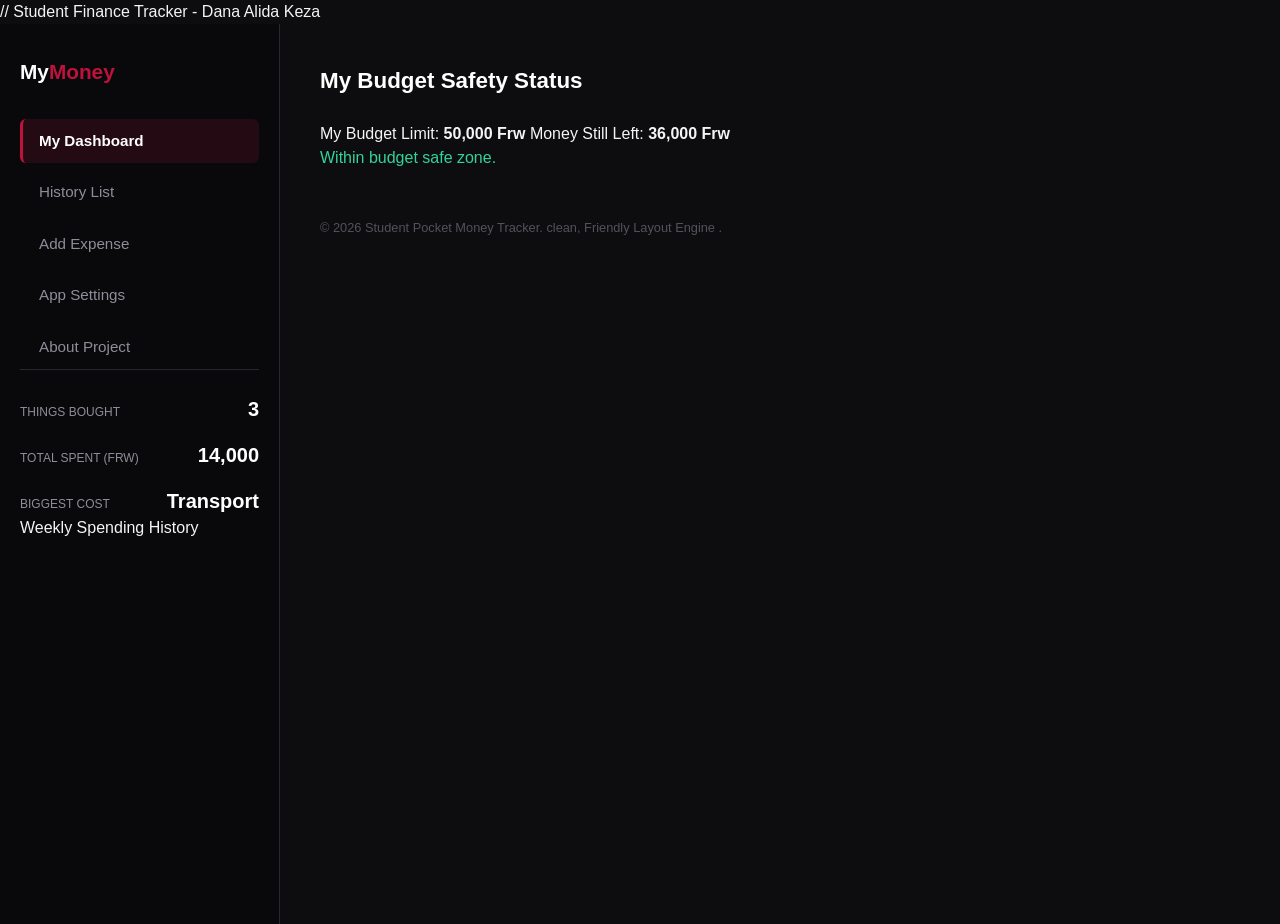
<file: index.html>
// Student Finance Tracker - Dana Alida Keza
<!DOCTYPE html>
<html lang="en">
<head>
  <meta charset="UTF-8">
  <meta name="viewport" content="width=device-width, initial-scale=1.0">
  <title>Student Pocket Money Tracker</title>
  <link rel="stylesheet" href="styles/main.css">
</head>
<body>

  <a href="#main-content" class="skip-to-content">Skip to main content</a>
  <div id="aria-announcer" class="sr-only" aria-live="assertive" aria-atomic="true"></div>

  <div class="cyber-grid-shell">
    
    <aside class="console-aside">
      <div class="console-sticky-box">
        <header class="console-header">
          <div class="logo">My<span>Money</span></div>
        </header>

        <nav aria-label="Main Menu">
          <ul class="nav-links">
            <li><a href="#dashboard" class="nav-link active" aria-current="page">My Dashboard</a></li>
            <li><a href="#records" class="nav-link">History List</a></li>
            <li><a href="#form-section" class="nav-link">Add Expense</a></li>
            <li><a href="#settings" class="nav-link">App Settings</a></li>
            <li><a href="#about" class="nav-link">About Project</a></li>
          </ul>
        </nav>

        <div class="console-metrics-display">
          <div class="metric-row">
            <span class="lbl">Things Bought</span>
            <span id="stat-total-count" class="val">0</span>
          </div>
          <div class="metric-row">
            <span class="lbl">Total Spent (<span class="active-currency-sym">Frw</span>)</span>
            <span id="stat-total-amount" class="val">0</span>
          </div>
          <div class="metric-row">
            <span class="lbl">Biggest Cost</span>
            <span id="stat-top-category" class="val">—</span>
          </div>
        </div>

        <div class="console-chart-wrapper">
          <div id="trend-chart-render" class="neon-bar-chart"></div>
          <div class="chart-caption">Weekly Spending History</div>
        </div>
      </div>
    </aside>

    <main id="main-content" class="data-scroll-field" tabindex="-1">
      
      <section id="dashboard" class="app-section">
        <h2 class="section-title">My Budget Safety Status</h2>
        <div class="budget-cap-box">
          <div class="cap-progress-container">
            <div id="cap-progress-bar" class="progress-bar" role="progressbar" aria-valuenow="0" aria-valuemin="0" aria-valuemax="100"></div>
          </div>
          <div class="cap-meta-metrics">
            <span>My Budget Limit: <strong id="cap-limit-display">50,000 Frw</strong></span>
            <span>Money Still Left: <strong id="cap-remaining-display">50,000 Frw</strong></span>
          </div>
          <div id="cap-live-feedback" class="cap-status-banner safe" role="status">
            Loading budget status...
          </div>
        </div>
      </section>

      <section id="records" class="app-section">
        <div class="section-header-action">
          <h2 class="section-title">My Spending History Log</h2>
          
          <div class="search-engine-wrapper">
            <div class="search-input-group">
              <input type="text" id="search-input" placeholder="Type words here to search items...">
              <button id="clear-search-btn" class="btn" type="button">Reset</button>
            </div>
            <p id="search-error-msg" class="input-error-text" role="alert"></p>
          </div>
        </div>

        <div class="table-controls-matrix">
          <div class="control-group">
            <label for="sort-selector">Sort Items By</label>
            <select id="sort-selector">
              <option value="date">Date</option>
              <option value="description">Description (A-Z)</option>
              <option value="amount">Price</option>
            </select>
          </div>
          <div class="control-group">
            <label for="sort-order-selector">Order Direction</label>
            <select id="sort-order-selector">
              <option value="desc">Newest First</option>
              <option value="asc">Oldest First</option>
            </select>
          </div>
        </div>

        <div class="table-scroll-container">
          <table class="responsive-ledger-table">
            <thead>
              <tr>
                <th scope="col">Date Bought</th>
                <th scope="col">Item Description</th>
                <th scope="col">Category</th>
                <th scope="col">Price / Cost (<span class="active-currency-sym">Frw</span>)</th>
                <th scope="col">Options</th>
              </tr>
            </thead>
            <tbody id="ledger-rows-target"></tbody>
          </table>
        </div>
      </section>

      <section id="form-section" class="app-section">
        <h2 class="section-title">Log a New Purchase</h2>
        <form id="transaction-mutation-form" novalidate>
          <input type="hidden" id="form-record-id" value="">
          
          <div class="form-grid-layout">
            <div class="form-control-block">
              <label for="input-description">Item Title / What did you buy? <span class="req">*</span></label>
              <input type="text" id="input-description" required placeholder="e.g., Campus Lunch Meal">
              <p id="err-description" class="input-error-text"></p>
            </div>

            <div class="form-control-block">
              <label for="input-amount">Cost Price Amount (<span class="active-currency-sym">Frw</span>) <span class="req">*</span></label>
              <input type="number" id="input-amount" step="1" required placeholder="e.g., 2500">
              <p id="err-amount" class="input-error-text"></p>
            </div>

            <div class="form-control-block">
              <label for="input-date">Date of Purchase <span class="req">*</span></label>
              <input type="date" id="input-date" required>
              <p id="err-date" class="input-error-text"></p>
            </div>

            <div class="form-control-block">
              <label for="input-category">Item Category Group <span class="req">*</span></label>
              <select id="input-category" required>
                <option value="Food">Food</option>
                <option value="Transport">Transport</option>
                <option value="Books">Books</option>
                <option value="Housing">Housing</option>
                <option value="Entertainment">Entertainment</option>
                <option value="Fees">Fees</option>
                <option value="Other">Other</option>
              </select>
              <p id="err-category" class="input-error-text"></p>
            </div>
          </div>

          <div class="form-actions-row">
            <button type="submit" id="form-submit-btn" class="btn btn-primary">Save Expense</button>
            <button type="button" id="form-cancel-btn" class="btn btn-secondary" style="display:none;">Cancel Edit</button>
          </div>
        </form>
      </section>

      <section id="settings" class="app-section">
        <h2 class="section-title">Settings & Data Backups</h2>
        <div class="settings-grid">
          <div class="settings-card">
            <h3>Budget Settings</h3>
            <div class="form-control-block">
              <label for="settings-budget-cap">Set Monthly Budget Limit</label>
              <input type="number" id="settings-budget-cap" value="50000">
            </div>
            
            <div class="form-control-block">
              <label for="settings-currency-selector">Display Currency Symbol</label>
              <select id="settings-currency-selector">
                <option value="RWF">RWF (Frw)</option>
                <option value="USD">USD ($)</option>
                <option value="EUR">EUR (€)</option>
              </select>
            </div>
            <button id="save-settings-btn" class="btn btn-primary" type="button">Save Settings</button>
          </div>

          <div class="settings-card">
            <h3>Backup File Control</h3>
            <p class="meta-description-text">Save your logged records out to your local computer storage or load a backup file.</p>
            <div class="data-vault-actions">
              <button id="data-export-btn" class="btn btn-secondary" type="button">Download Backup File</button>
              <div class="file-ingest-wrapper">
                <label for="data-import-input" class="btn btn-accent-trigger">Upload JSON File</label>
                <input type="file" id="data-import-input" accept=".json" class="sr-only">
              </div>
            </div>
          </div>
        </div>
      </section>

      <section id="about" class="app-section">
        <h2 class="section-title">About the Project</h2>
        <div class="about-card-body">
          <p>This Student Pocket Money Tracker helps you log expenses, keep an eye on your monthly budget limits, and see where your money goes. Built with clean, human code architecture.</p>
          <div class="contact-badges-row">
            <a href="https://github.com/akeza4-coder" target="_blank" rel="noopener noreferrer" class="badge-link">GitHub Code Profile</a>
            <a href="mailto:a.keza4@alustudent.com" class="badge-link">Email Developer Terminal</a>
          </div>
        </div>
      </section>

      <footer class="app-footer">
        <p>&copy; 2026 Student Pocket Money Tracker. clean, Friendly Layout Engine .</p>
      </footer>
    </main>
  </div>

  <script src="scripts/storage.js"></script>
  <script src="scripts/validators.js"></script>
  <script src="scripts/search.js"></script>
  <script src="scripts/ui.js"></script>
  <script src="scripts/app.js"></script>
</body>
</html>
</file>
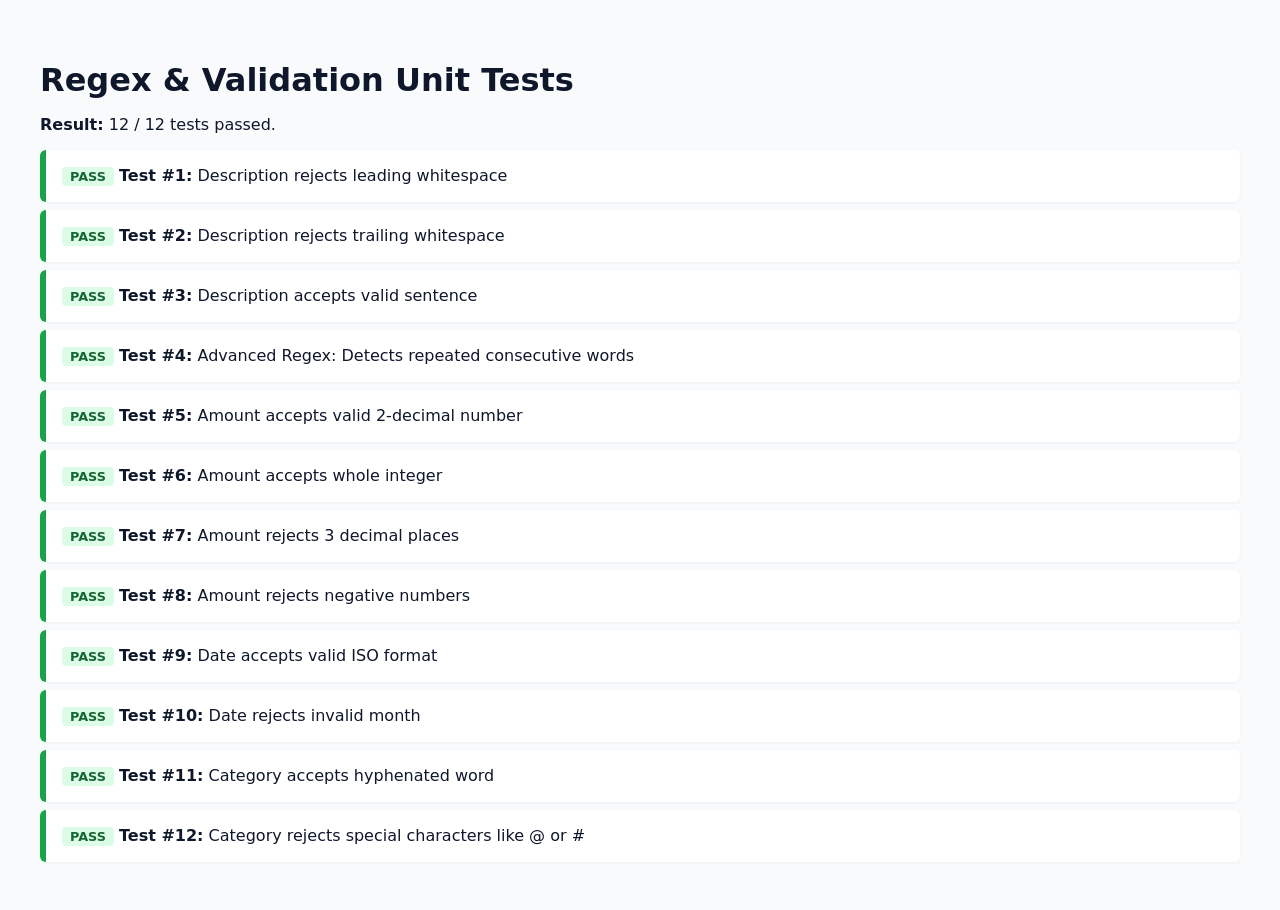
<file: tests.html>
<!DOCTYPE html>
<html lang="en">
<head>
  <meta charset="UTF-8">
  <meta name="viewport" content="width=device-width, initial-scale=1.0">
  <title>FinTrack Unit Tests</title>
  <style>
    body {
      font-family: system-ui, sans-serif;
      padding: 2rem;
      background: #f8fafc;
      color: #0f172a;
    }
    h1 { margin-bottom: 1rem; }
    .test-card {
      background: #fff;
      padding: 1rem;
      margin-bottom: 0.5rem;
      border-radius: 6px;
      border-left: 6px solid #94a3b8;
      box-shadow: 0 1px 3px rgba(0,0,0,0.05);
    }
    .test-pass { border-left-color: #16a34a; }
    .test-fail { border-left-color: #dc2626; color: #dc2626; }
    .badge {
      display: inline-block;
      padding: 2px 8px;
      font-size: 0.8rem;
      border-radius: 4px;
      font-weight: 600;
    }
    .badge-pass { background: #dcfce7; color: #166534; }
    .badge-fail { background: #fee2e2; color: #991b1b; }
  </style>
</head>
<body>
  <h1>Regex & Validation Unit Tests</h1>
  <div id="test-summary">Running tests...</div>
  <div id="test-results"></div>

  <script type="module">
    import { validateField, validateRecord } from './scripts/validators.js';

    const tests = [
      {
        name: 'Description rejects leading whitespace',
        fn: () => !validateField('description', '   Lunch').isValid
      },
      {
        name: 'Description rejects trailing whitespace',
        fn: () => !validateField('description', 'Lunch   ').isValid
      },
      {
        name: 'Description accepts valid sentence',
        fn: () => validateField('description', 'Lunch at cafeteria').isValid
      },
      {
        name: 'Advanced Regex: Detects repeated consecutive words',
        fn: () => !validateField('description', 'Iced coffee coffee drink').isValid
      },
      {
        name: 'Amount accepts valid 2-decimal number',
        fn: () => validateField('amount', '12.50').isValid
      },
      {
        name: 'Amount accepts whole integer',
        fn: () => validateField('amount', '45').isValid
      },
      {
        name: 'Amount rejects 3 decimal places',
        fn: () => !validateField('amount', '12.555').isValid
      },
      {
        name: 'Amount rejects negative numbers',
        fn: () => !validateField('amount', '-10.00').isValid
      },
      {
        name: 'Date accepts valid ISO format',
        fn: () => validateField('date', '2026-10-08').isValid
      },
      {
        name: 'Date rejects invalid month',
        fn: () => !validateField('date', '2026-13-01').isValid
      },
      {
        name: 'Category accepts hyphenated word',
        fn: () => validateField('category', 'Part-time').isValid
      },
      {
        name: 'Category rejects special characters like @ or #',
        fn: () => !validateField('category', 'Food#Dining').isValid
      }
    ];

    const resultsContainer = document.getElementById('test-results');
    let passedCount = 0;

    tests.forEach((t, idx) => {
      let passed = false;
      try {
        passed = t.fn();
      } catch (e) {
        passed = false;
      }

      if (passed) passedCount++;

      const div = document.createElement('div');
      div.className = `test-card ${passed ? 'test-pass' : 'test-fail'}`;
      div.innerHTML = `
        <span class="badge ${passed ? 'badge-pass' : 'badge-fail'}">${passed ? 'PASS' : 'FAIL'}</span>
        <strong>Test #${idx + 1}:</strong> ${t.name}
      `;
      resultsContainer.appendChild(div);
    });

    document.getElementById('test-summary').innerHTML = `
      <p><strong>Result:</strong> ${passedCount} / ${tests.length} tests passed.</p>
    `;
  </script>
</body>
</html>
</file>
<file: styles/main.css>
/* 
   Student Finance tracker- Full layout  and Display
   */
:root {
  --bg-body: #0d0d0f;
  --bg-sidebar: #09090b;
  --bg-surface: #141418;
  --border-color: #27272e;
  
  --text-main: #f4f4f5;
  --text-muted: #8e8e99;
  
  --accent-pink: #be123c;
  --accent-pink-hover: #e11d48;
  --accent-pink-subtle: rgba(190, 18, 60, 0.15);

  --btn-secondary: #27272a;
  --radius: 6px;
}

*, *::before, *::after {
  box-sizing: border-box;
  margin: 0;
  padding: 0;
}

body {
  font-family: -apple-system, BlinkMacSystemFont, "Segoe UI", Roboto, sans-serif;
  background-color: var(--bg-body);
  color: var(--text-main);
  line-height: 1.5;
  min-height: 100vh;
}

.sr-only {
  position: absolute;
  width: 1px;
  height: 1px;
  padding: 0;
  margin: -1px;
  overflow: hidden;
  clip: rect(0, 0, 0, 0);
  border: 0;
}

.skip-to-content {
  position: absolute;
  top: -40px;
  left: 10px;
  background: var(--accent-pink);
  color: #fff;
  padding: 6px 12px;
  border-radius: var(--radius);
  z-index: 999;
}
.skip-to-content:focus { top: 10px; }

/* Grid Shell */
.cyber-grid-shell {
  display: flex;
  min-height: 100vh;
}

/* SIDEBAR */
.console-aside {
  width: 280px;
  min-width: 280px;
  background-color: var(--bg-sidebar);
  border-right: 1px solid var(--border-color);
  padding: 2rem 1.25rem;
  display: flex;
  flex-direction: column;
}

.logo {
  font-size: 1.3rem;
  font-weight: 700;
  color: #fff;
  margin-bottom: 2rem;
}
.logo span { color: var(--accent-pink); }

.nav-links {
  list-style: none;
  display: flex;
  flex-direction: column;
  gap: 0.5rem;
}

.nav-link {
  display: block;
  text-decoration: none;
  color: var(--text-muted);
  font-size: 0.95rem;
  padding: 0.65rem 1rem;
  border-radius: var(--radius);
  transition: all 0.2s;
  border-left: 3px solid transparent;
}

.nav-link:hover {
  color: #fff;
  background: rgba(255, 255, 255, 0.04);
}

.nav-link.active {
  color: #fff;
  background-color: var(--accent-pink-subtle);
  border-left: 3px solid var(--accent-pink);
  font-weight: 600;
}

.console-metrics-display {
  margin-top: auto;
  padding-top: 1.5rem;
  border-top: 1px solid var(--border-color);
  display: flex;
  flex-direction: column;
  gap: 1rem;
}

.metric-row {
  display: flex;
  justify-content: space-between;
  align-items: baseline;
}

.metric-row .lbl {
  font-size: 0.75rem;
  color: var(--text-muted);
  text-transform: uppercase;
}

.metric-row .val {
  font-size: 1.25rem;
  font-weight: 700;
  color: #fff;
}

/* MAIN SCROLL AREA */
.data-scroll-field {
  flex: 1;
  padding: 2.5rem;
  background-color: var(--bg-body);
}

/* SECTION DISPLAY FIX: Only active section show */
.app-section {
  display: none;
}

.app-section.active-view {
  display: block !important;
}

.section-title {
  font-size: 1.4rem;
  font-weight: 600;
  margin-bottom: 1.5rem;
  color: #fff;
}

/* FORM CONTROL & INPUT - FULLY Clickable */
.form-grid-layout {
  display: grid;
  grid-template-columns: 1fr;
  gap: 1.25rem;
  max-width: 700px;
}

@media (min-width: 768px) {
  .form-grid-layout {
    grid-template-columns: repeat(2, 1fr);
  }
}

.form-control-block {
  display: flex;
  flex-direction: column;
  gap: 0.4rem;
}

.form-control-block label {
  font-size: 0.82rem;
  color: var(--text-muted);
  font-weight: 600;
}

.form-control-block input,
.form-control-block select {
  background-color: #141418 !important;
  border: 1px solid var(--border-color) !important;
  color: #ffffff !important;
  padding: 0.75rem 1rem;
  border-radius: var(--radius);
  font-size: 0.95rem;
  outline: none;
}

.form-control-block input:focus,
.form-control-block select:focus {
  border-color: var(--accent-pink) !important;
}

.form-actions-row {
  margin-top: 1.5rem;
  display: flex;
  gap: 0.75rem;
}

.btn {
  padding: 0.7rem 1.4rem;
  border-radius: var(--radius);
  font-weight: 600;
  cursor: pointer;
  border: none;
  font-size: 0.9rem;
}

.btn-primary {
  background-color: var(--accent-pink);
  color: #fff;
}
.btn-primary:hover { background-color: var(--accent-pink-hover); }

.btn-secondary {
  background-color: var(--btn-secondary);
  color: #fff;
  border: 1px solid var(--border-color);
}

.input-error-text {
  color: #fb7185;
  font-size: 0.8rem;
  min-height: 1.2em;
}

/* SEARCH & TABLE */
.search-input-group {
  display: flex;
  gap: 0.75rem;
  margin-bottom: 1rem;
}

.search-input-group input {
  flex: 1;
  background-color: #141418;
  border: 1px solid var(--border-color);
  color: #fff;
  padding: 0.75rem 1rem;
  border-radius: var(--radius);
}

.table-controls-matrix {
  display: flex;
  gap: 1.5rem;
  margin-bottom: 1.5rem;
}

.table-controls-matrix select {
  background-color: #141418;
  border: 1px solid var(--border-color);
  color: #fff;
  padding: 0.5rem 0.75rem;
  border-radius: var(--radius);
}

.table-scroll-container {
  overflow-x: auto;
  border: 1px solid var(--border-color);
  border-radius: var(--radius);
}

.responsive-ledger-table {
  width: 100%;
  border-collapse: collapse;
}

.responsive-ledger-table th {
  background-color: #121216;
  color: var(--text-muted);
  font-size: 0.75rem;
  text-transform: uppercase;
  padding: 0.9rem 1rem;
  border-bottom: 1px solid var(--border-color);
  text-align: left;
}

.responsive-ledger-table td {
  padding: 1rem;
  border-bottom: 1px solid var(--border-color);
  color: #fff;
  font-size: 0.92rem;
}

mark {
  background-color: #831843;
  color: #fff;
  padding: 1px 3px;
  border-radius: 2px;
}

.app-footer {
  margin-top: 3rem;
  font-size: 0.8rem;
  color: #52525b;
}
/*  Student Budget Mnagement System  */
/*  Developed by Dana Alida Keza  */
/*  ALU Software Enginering Department  */
/*  Version 1.0.4 - production Release  */
.table-scroll-container{
  box-shadow: 0 4px 6px rgba(0, 0, 0, 0.3);

}
.metric-row:hover{
  background-color: rgba(255, 255, 255, 0.02);
}
</file>
